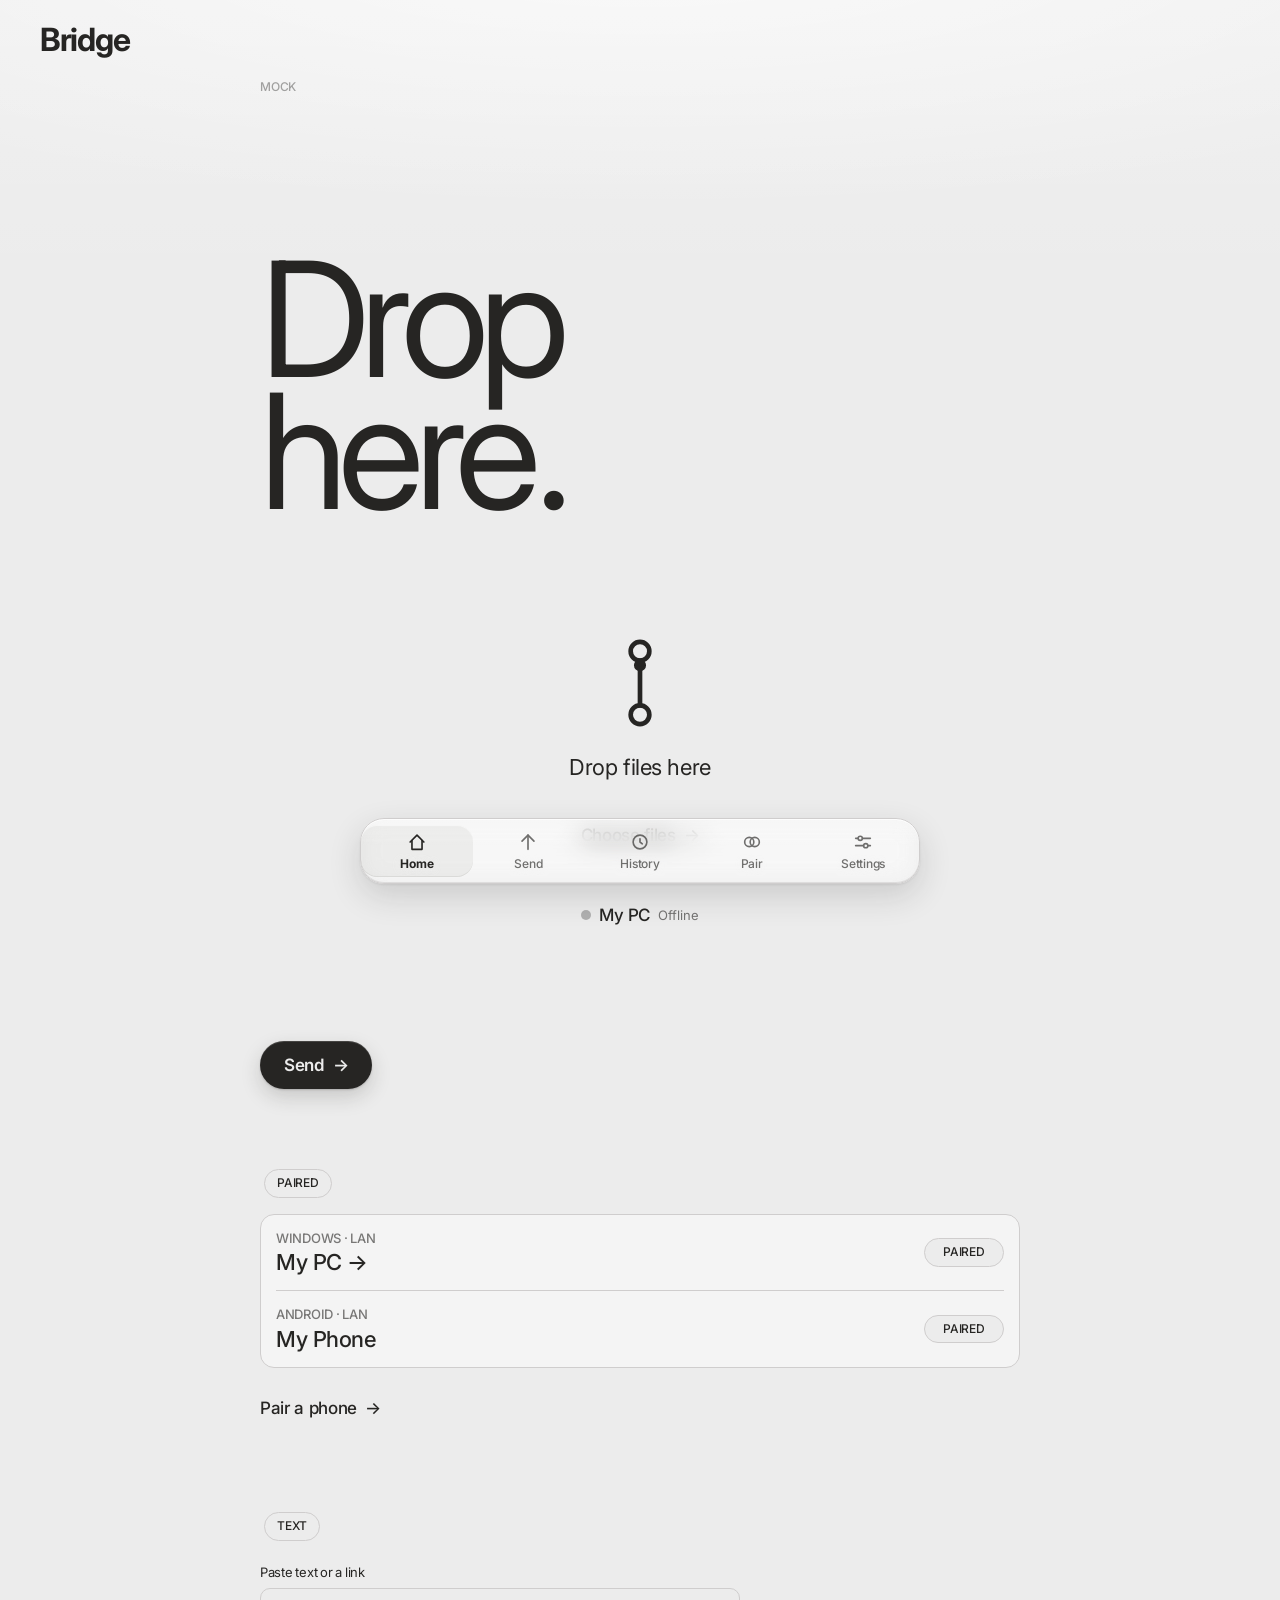
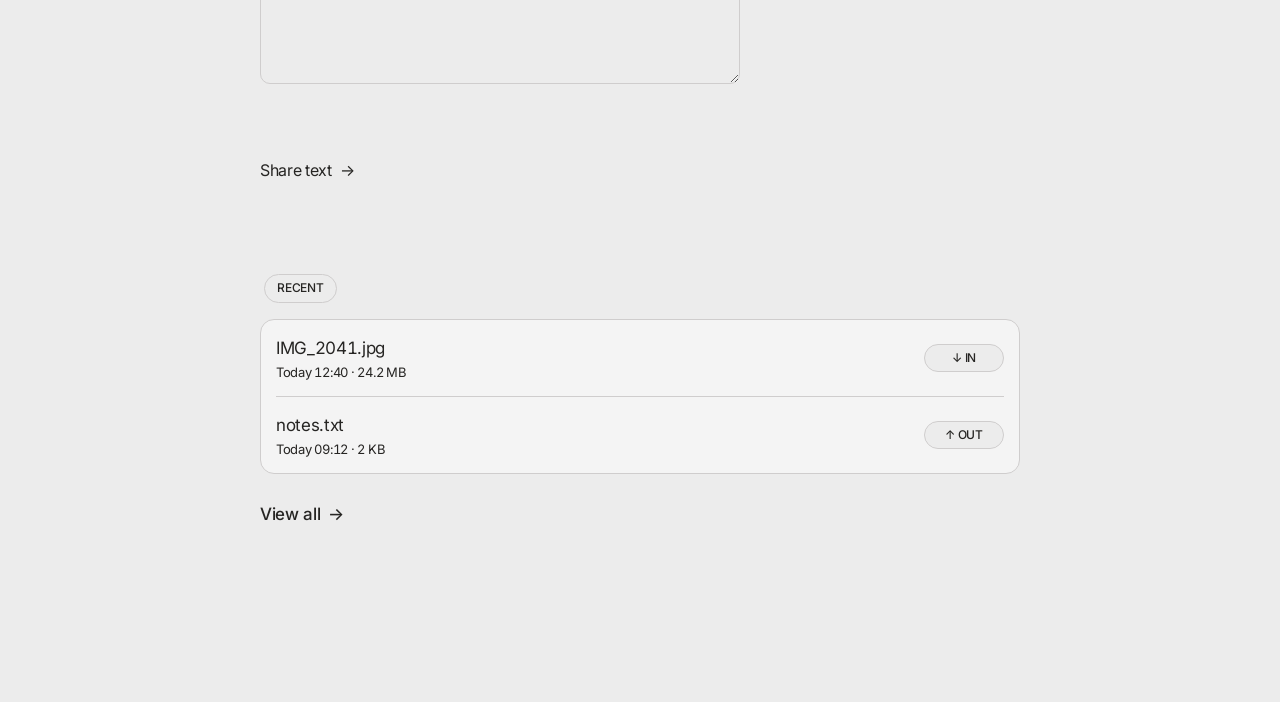
<file: index.html>
<!DOCTYPE html>
<html lang="en">
<head>
  <meta charset="UTF-8" />
  <meta name="viewport" content="width=device-width, initial-scale=1.0, viewport-fit=cover" />
  <meta name="theme-color" content="#ececec" />
  <meta name="mobile-web-app-capable" content="yes" />
  <meta name="apple-mobile-web-app-capable" content="yes" />
  <meta name="apple-mobile-web-app-status-bar-style" content="default" />
  <link rel="manifest" href="/manifest.webmanifest" />
  <link rel="apple-touch-icon" href="/icons/bridge-192.png" />
  <link rel="icon" href="data:image/svg+xml,%3Csvg xmlns='http://www.w3.org/2000/svg' viewBox='0 0 100 100'%3E%3Crect width='100' height='100' rx='20' fill='%23ececec'/%3E%3Cg stroke='%23262523' stroke-width='10' stroke-linecap='round'%3E%3Cline x1='50' y1='22' x2='50' y2='78'/%3E%3Cline x1='26' y1='36' x2='74' y2='64'/%3E%3Cline x1='74' y1='36' x2='26' y2='64'/%3E%3C/g%3E%3C/svg%3E" />
  <title>Bridge — Home</title>
  <link rel="preconnect" href="https://fonts.googleapis.com" />
  <link rel="preconnect" href="https://fonts.gstatic.com" crossorigin />
  <link
    href="https://fonts.googleapis.com/css2?family=Inter:wght@400;500;700&display=swap"
    rel="stylesheet"
  />
  <link rel="stylesheet" href="css/tokens.css" />
  <link rel="stylesheet" href="css/home.css" />
  <link rel="stylesheet" href="css/pages.css" />
  <link rel="stylesheet" href="css/apple.css" />
</head>
<body>
  <header class="top">
    <div class="wordmark">Bridge</div>
    <nav class="topnav" aria-label="Primary">
      <a href="/" aria-current="page">Home</a>
      <a href="send.html">Send</a>
      <a href="history.html">History</a>
      <a href="pair.html">Pair</a>
      <a href="settings.html">Settings</a>
    </nav>
  </header>
  <main id="home">
    <p class="eyebrow" id="net-status" aria-live="polite">Checking…</p>
    <h1 class="monument">Drop<br />here.</h1>

    <!-- Transfer field: the spatial hero. IDs kept for js/dropzone.js + js/upload.js. -->
    <section class="field" id="dropzone" aria-label="Transfer field">
      <svg class="bridge-mark" viewBox="0 0 120 120" aria-hidden="true" focusable="false"><g stroke="currentColor" stroke-width="5" stroke-linecap="round" fill="none"><circle cx="60" cy="26" r="10" /><circle cx="60" cy="94" r="10" /><line x1="60" y1="36" x2="60" y2="84" /></g><g class="bridge-pulse" stroke="currentColor" stroke-width="5" stroke-linecap="round" fill="none"><circle cx="60" cy="60" r="4" /></g></svg>
      <span class="dropzone-label" aria-live="polite">Drop files here</span>
      <label class="action-secondary" for="file-input" tabindex="0">Choose files <span aria-hidden="true">→</span></label>
      <input class="file-input" id="file-input" type="file" />
      <a class="dest" id="dest" href="pair.html" data-state="checking" aria-label="Destination device">
        <span class="dest-dot" aria-hidden="true"></span>
        <span class="dest-name" id="dest-name">My PC</span>
        <span class="dest-state" id="dest-state">Checking…</span>
      </a>
    </section>
    <a class="action-primary" href="send.html">Send <span aria-hidden="true">→</span></a>

    <section class="devices-section" aria-label="Devices">
      <span class="pill">Paired</span>
      <ul class="devices" id="devices-list">
        <li class="device is-selected">
          <div class="device-main">
            <span class="device-meta">Windows · LAN</span>
            <span class="device-name">My PC <span aria-hidden="true">→</span></span>
          </div>
          <span class="pill">Paired</span>
        </li>
      </ul>
      <a class="action-secondary" href="pair.html">Pair a phone <span aria-hidden="true">→</span></a>
    </section>

    <section aria-label="Share text">
      <span class="pill">Text</span>
      <form class="snippet-form">
        <label class="field-label" for="snippet-input">Paste text or a link</label>
        <textarea class="field-area" id="snippet-input" rows="1"></textarea>
        <span class="field-error"></span>
        <br />
        <button class="action-secondary" type="submit" style="background:none;border:none;padding:0;cursor:pointer;font:inherit;color:inherit;">Share text <span aria-hidden="true">→</span></button>
      </form>
    </section>

    <section class="recent" id="recent" aria-label="Recent transfers">
      <span class="pill">Recent</span>
      <ul class="recent-list" id="recent-list">
        <li class="recent-row">
          <div class="recent-main">
            <span class="recent-name">IMG_2041.jpg</span>
            <span class="recent-meta">Today 12:40 · 24.2 MB</span>
          </div>
          <span class="pill">In</span>
        </li>
        <li class="recent-row">
          <div class="recent-main">
            <span class="recent-name">notes.txt</span>
            <span class="recent-meta">Today 09:12 · 2 KB</span>
          </div>
          <span class="pill">Out</span>
        </li>
      </ul>
      <a class="action-secondary" href="history.html">View all <span aria-hidden="true">→</span></a>
    </section>
  </main>
  <nav class="tabbar" aria-label="Primary">
    <a href="/" aria-current="page"><svg class="tab-glyph" viewBox="0 0 24 24" aria-hidden="true" focusable="false" fill="none" stroke="currentColor" stroke-width="1.8" stroke-linecap="round" stroke-linejoin="round"><path d="M4.5 12 12 4.5 19.5 12"/><path d="M6.5 10.5V20h11v-9.5"/></svg>Home</a>
    <a href="send.html"><svg class="tab-glyph" viewBox="0 0 24 24" aria-hidden="true" focusable="false" fill="none" stroke="currentColor" stroke-width="1.8" stroke-linecap="round" stroke-linejoin="round"><path d="M12 20V4.5"/><path d="M5.5 11 12 4.5 18.5 11"/></svg>Send</a>
    <a href="history.html"><svg class="tab-glyph" viewBox="0 0 24 24" aria-hidden="true" focusable="false" fill="none" stroke="currentColor" stroke-width="1.8" stroke-linecap="round" stroke-linejoin="round"><circle cx="12" cy="12" r="7.5"/><path d="M12 8.5V12l2.5 2"/></svg>History</a>
    <a href="pair.html"><svg class="tab-glyph" viewBox="0 0 24 24" aria-hidden="true" focusable="false" fill="none" stroke="currentColor" stroke-width="1.8" stroke-linecap="round" stroke-linejoin="round"><circle cx="9" cy="12" r="5"/><circle cx="15" cy="12" r="5"/></svg>Pair</a>
    <a href="settings.html"><svg class="tab-glyph" viewBox="0 0 24 24" aria-hidden="true" focusable="false" fill="none" stroke="currentColor" stroke-width="1.8" stroke-linecap="round" stroke-linejoin="round"><path d="M4 8h2.5M11.5 8H20M4 16h8.5M17.5 16H20"/><circle cx="9" cy="8" r="2.3"/><circle cx="15" cy="16" r="2.3"/></svg>Settings</a>
  </nav>
  <script src="js/api.js"></script>
  <script src="js/mock.js"></script>
  <script src="js/dropzone.js"></script>
  <script src="js/upload.js"></script>
  <script src="js/feed.js"></script>
  <script src="js/pwa.js"></script>
  <script src="js/tabbar.js"></script>
  <script src="js/clarity.js"></script>
</body>
</html>
</file>
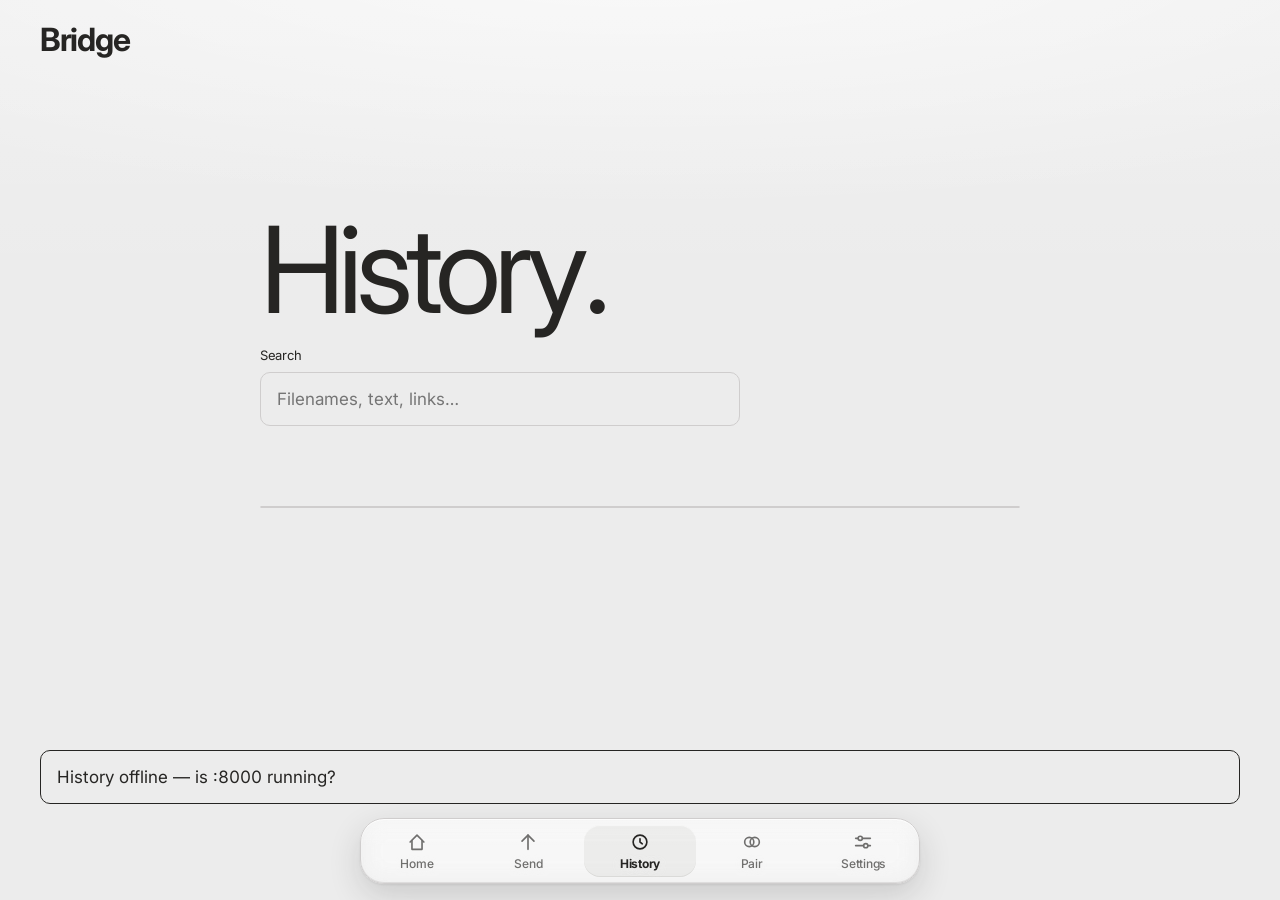
<file: history.html>
<!DOCTYPE html>
<html lang="en">
<head>
  <meta charset="UTF-8" />
  <meta name="viewport" content="width=device-width, initial-scale=1.0, viewport-fit=cover" />
  <meta name="theme-color" content="#ececec" />
  <meta name="mobile-web-app-capable" content="yes" />
  <meta name="apple-mobile-web-app-capable" content="yes" />
  <meta name="apple-mobile-web-app-status-bar-style" content="default" />
  <link rel="manifest" href="/manifest.webmanifest" />
  <link rel="apple-touch-icon" href="/icons/bridge-192.png" />
  <link rel="icon" href="data:image/svg+xml,%3Csvg xmlns='http://www.w3.org/2000/svg' viewBox='0 0 100 100'%3E%3Crect width='100' height='100' rx='20' fill='%23ececec'/%3E%3Cg stroke='%23262523' stroke-width='10' stroke-linecap='round'%3E%3Cline x1='50' y1='22' x2='50' y2='78'/%3E%3Cline x1='26' y1='36' x2='74' y2='64'/%3E%3Cline x1='74' y1='36' x2='26' y2='64'/%3E%3C/g%3E%3C/svg%3E" />
  <title>Bridge — History</title>
  <link rel="preconnect" href="https://fonts.googleapis.com" />
  <link rel="preconnect" href="https://fonts.gstatic.com" crossorigin />
  <link
    href="https://fonts.googleapis.com/css2?family=Inter:wght@400;500;700&display=swap"
    rel="stylesheet"
  />
  <link rel="stylesheet" href="css/tokens.css" />
  <link rel="stylesheet" href="css/home.css" />
  <link rel="stylesheet" href="css/pages.css" />
  <link rel="stylesheet" href="css/apple.css" />
</head>
<body>
  <header class="top">
    <div class="wordmark">Bridge</div>
    <nav class="topnav" aria-label="Primary">
      <a href="/">Home</a>
      <a href="send.html">Send</a>
      <a href="history.html" aria-current="page">History</a>
      <a href="pair.html">Pair</a>
      <a href="settings.html">Settings</a>
    </nav>
  </header>
  <main>
    <h1 class="page-heading">History.</h1>

    <section aria-label="Search history">
      <label class="field-label" for="feed-search">Search</label>
      <input class="field-input" id="feed-search" type="search" autocomplete="off"
             placeholder="Filenames, text, links…" />
    </section>

    <section class="recent" aria-label="All transfers">
      <ul class="recent-list" id="feed-list"></ul>
    </section>
  </main>
  <nav class="tabbar" aria-label="Primary">
    <a href="/"><svg class="tab-glyph" viewBox="0 0 24 24" aria-hidden="true" focusable="false" fill="none" stroke="currentColor" stroke-width="1.8" stroke-linecap="round" stroke-linejoin="round"><path d="M4.5 12 12 4.5 19.5 12"/><path d="M6.5 10.5V20h11v-9.5"/></svg>Home</a>
    <a href="send.html"><svg class="tab-glyph" viewBox="0 0 24 24" aria-hidden="true" focusable="false" fill="none" stroke="currentColor" stroke-width="1.8" stroke-linecap="round" stroke-linejoin="round"><path d="M12 20V4.5"/><path d="M5.5 11 12 4.5 18.5 11"/></svg>Send</a>
    <a href="history.html" aria-current="page"><svg class="tab-glyph" viewBox="0 0 24 24" aria-hidden="true" focusable="false" fill="none" stroke="currentColor" stroke-width="1.8" stroke-linecap="round" stroke-linejoin="round"><circle cx="12" cy="12" r="7.5"/><path d="M12 8.5V12l2.5 2"/></svg>History</a>
    <a href="pair.html"><svg class="tab-glyph" viewBox="0 0 24 24" aria-hidden="true" focusable="false" fill="none" stroke="currentColor" stroke-width="1.8" stroke-linecap="round" stroke-linejoin="round"><circle cx="9" cy="12" r="5"/><circle cx="15" cy="12" r="5"/></svg>Pair</a>
    <a href="settings.html"><svg class="tab-glyph" viewBox="0 0 24 24" aria-hidden="true" focusable="false" fill="none" stroke="currentColor" stroke-width="1.8" stroke-linecap="round" stroke-linejoin="round"><path d="M4 8h2.5M11.5 8H20M4 16h8.5M17.5 16H20"/><circle cx="9" cy="8" r="2.3"/><circle cx="15" cy="16" r="2.3"/></svg>Settings</a>
  </nav>
  <script src="js/api.js"></script>
  <script src="js/feed.js"></script>
  <script src="js/pwa.js"></script>
  <script src="js/tabbar.js"></script>
  <script src="js/clarity.js"></script>
</body>
</html>
</file>
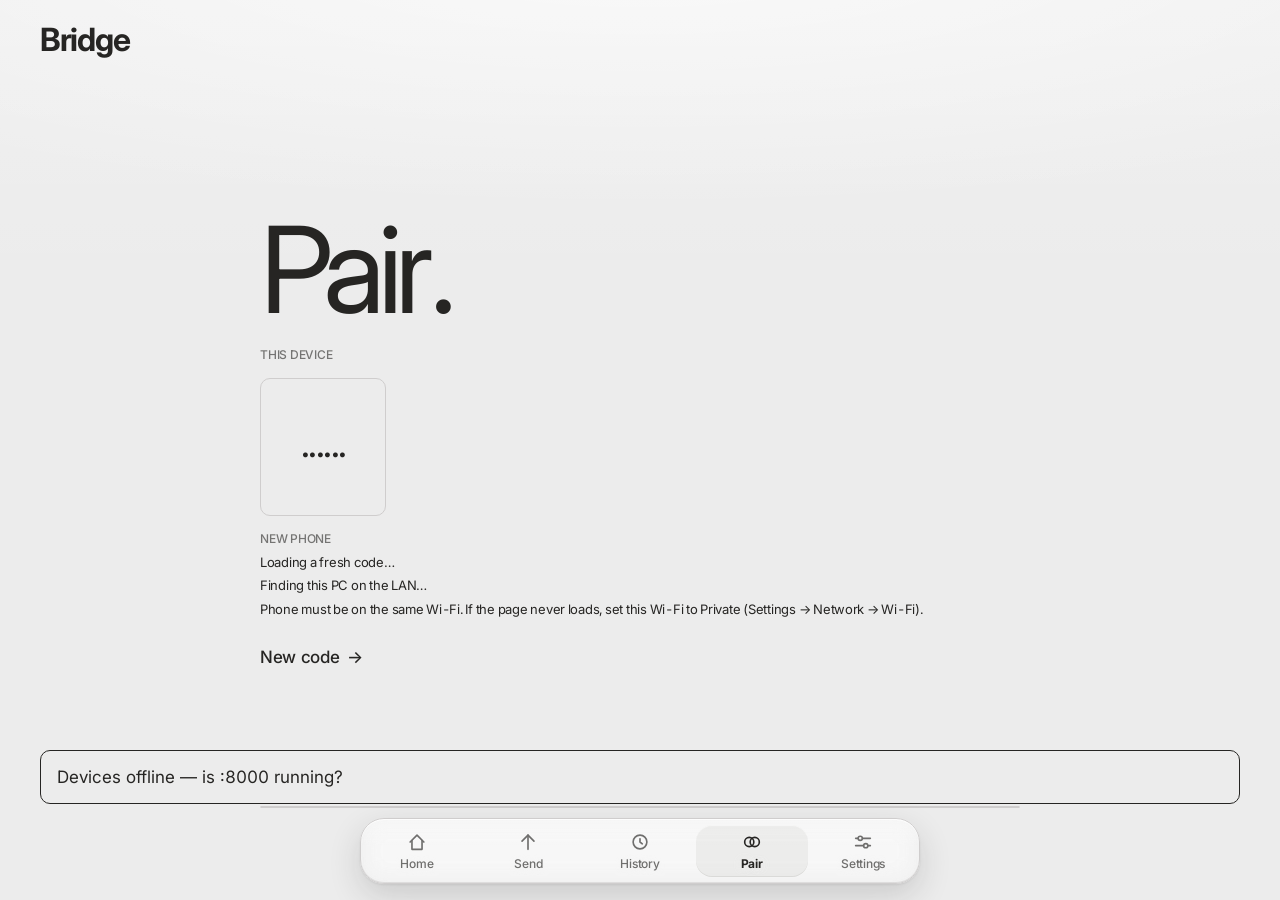
<file: pair.html>
<!DOCTYPE html>
<html lang="en">
<head>
  <meta charset="UTF-8" />
  <meta name="viewport" content="width=device-width, initial-scale=1.0, viewport-fit=cover" />
  <meta name="theme-color" content="#ececec" />
  <meta name="mobile-web-app-capable" content="yes" />
  <meta name="apple-mobile-web-app-capable" content="yes" />
  <meta name="apple-mobile-web-app-status-bar-style" content="default" />
  <link rel="manifest" href="/manifest.webmanifest" />
  <link rel="apple-touch-icon" href="/icons/bridge-192.png" />
  <link rel="icon" href="data:image/svg+xml,%3Csvg xmlns='http://www.w3.org/2000/svg' viewBox='0 0 100 100'%3E%3Crect width='100' height='100' rx='20' fill='%23ececec'/%3E%3Cg stroke='%23262523' stroke-width='10' stroke-linecap='round'%3E%3Cline x1='50' y1='22' x2='50' y2='78'/%3E%3Cline x1='26' y1='36' x2='74' y2='64'/%3E%3Cline x1='74' y1='36' x2='26' y2='64'/%3E%3C/g%3E%3C/svg%3E" />
  <title>Bridge — Pair</title>
  <link rel="preconnect" href="https://fonts.googleapis.com" />
  <link rel="preconnect" href="https://fonts.gstatic.com" crossorigin />
  <link
    href="https://fonts.googleapis.com/css2?family=Inter:wght@400;500;700&display=swap"
    rel="stylesheet"
  />
  <link rel="stylesheet" href="css/tokens.css" />
  <link rel="stylesheet" href="css/home.css" />
  <link rel="stylesheet" href="css/pages.css" />
  <link rel="stylesheet" href="css/apple.css" />
</head>
<body>
  <header class="top">
    <div class="wordmark">Bridge</div>
    <nav class="topnav" aria-label="Primary">
      <a href="/">Home</a>
      <a href="send.html">Send</a>
      <a href="history.html">History</a>
      <a href="pair.html" aria-current="page">Pair</a>
      <a href="settings.html">Settings</a>
    </nav>
  </header>
  <main>
    <h1 class="page-heading">Pair.</h1>

    <section id="show-block" aria-label="Pair a new phone">
      <p class="flow-end">This device</p>
      <div class="pair-block">
        <img class="pair-qr" id="pair-qr" alt="QR code to pair a phone" style="display:none" />
        <div class="pair-code" id="pair-code">······</div>
      </div>
      <p class="flow-end">New phone</p>
      <p class="recent-meta" id="pair-hint">Loading a fresh code…</p>
      <p class="recent-meta" id="lan-url">Finding this PC on the LAN…</p>
      <p class="recent-meta">Phone must be on the same Wi-Fi. If the page never loads,
        set this Wi-Fi to Private (Settings → Network → Wi-Fi).</p>
      <a class="action-secondary" href="#" id="new-code">New code <span aria-hidden="true">→</span></a>
    </section>

    <section id="claim-block" style="display:none" aria-label="Claim this pairing">
      <p class="recent-meta">Pairing code</p>
      <div class="pair-code" id="claim-code"></div>
      <label class="field-label" for="pair-name">This phone is called</label>
      <input class="field-input" id="pair-name" type="text" maxlength="60"
             autocomplete="off" placeholder="My phone" />
      <span class="field-error" id="pair-error"></span>
      <br />
      <a class="action-primary" href="#" id="claim-go">Pair this phone <span aria-hidden="true">→</span></a>
    </section>

    <section id="paired-block" style="display:none" aria-label="Paired">
      <p class="recent-meta">Paired. Confirm this short code matches the PC screen:</p>
      <div class="pair-code" id="pair-fingerprint"></div>
      <br />
      <a class="action-primary" href="#" id="paired-home">Start sending <span aria-hidden="true">→</span></a>
    </section>

    <section aria-label="Trusted devices">
      <span class="pill">Trusted</span>
      <ul class="devices" id="devices-list"></ul>
    </section>
  </main>
  <nav class="tabbar" aria-label="Primary">
    <a href="/"><svg class="tab-glyph" viewBox="0 0 24 24" aria-hidden="true" focusable="false" fill="none" stroke="currentColor" stroke-width="1.8" stroke-linecap="round" stroke-linejoin="round"><path d="M4.5 12 12 4.5 19.5 12"/><path d="M6.5 10.5V20h11v-9.5"/></svg>Home</a>
    <a href="send.html"><svg class="tab-glyph" viewBox="0 0 24 24" aria-hidden="true" focusable="false" fill="none" stroke="currentColor" stroke-width="1.8" stroke-linecap="round" stroke-linejoin="round"><path d="M12 20V4.5"/><path d="M5.5 11 12 4.5 18.5 11"/></svg>Send</a>
    <a href="history.html"><svg class="tab-glyph" viewBox="0 0 24 24" aria-hidden="true" focusable="false" fill="none" stroke="currentColor" stroke-width="1.8" stroke-linecap="round" stroke-linejoin="round"><circle cx="12" cy="12" r="7.5"/><path d="M12 8.5V12l2.5 2"/></svg>History</a>
    <a href="pair.html" aria-current="page"><svg class="tab-glyph" viewBox="0 0 24 24" aria-hidden="true" focusable="false" fill="none" stroke="currentColor" stroke-width="1.8" stroke-linecap="round" stroke-linejoin="round"><circle cx="9" cy="12" r="5"/><circle cx="15" cy="12" r="5"/></svg>Pair</a>
    <a href="settings.html"><svg class="tab-glyph" viewBox="0 0 24 24" aria-hidden="true" focusable="false" fill="none" stroke="currentColor" stroke-width="1.8" stroke-linecap="round" stroke-linejoin="round"><path d="M4 8h2.5M11.5 8H20M4 16h8.5M17.5 16H20"/><circle cx="9" cy="8" r="2.3"/><circle cx="15" cy="16" r="2.3"/></svg>Settings</a>
  </nav>
  <script src="js/api.js"></script>
  <script src="js/pair-page.js"></script>
  <script src="js/pwa.js"></script>
  <script src="js/tabbar.js"></script>
  <script src="js/clarity.js"></script>
</body>
</html>
</file>
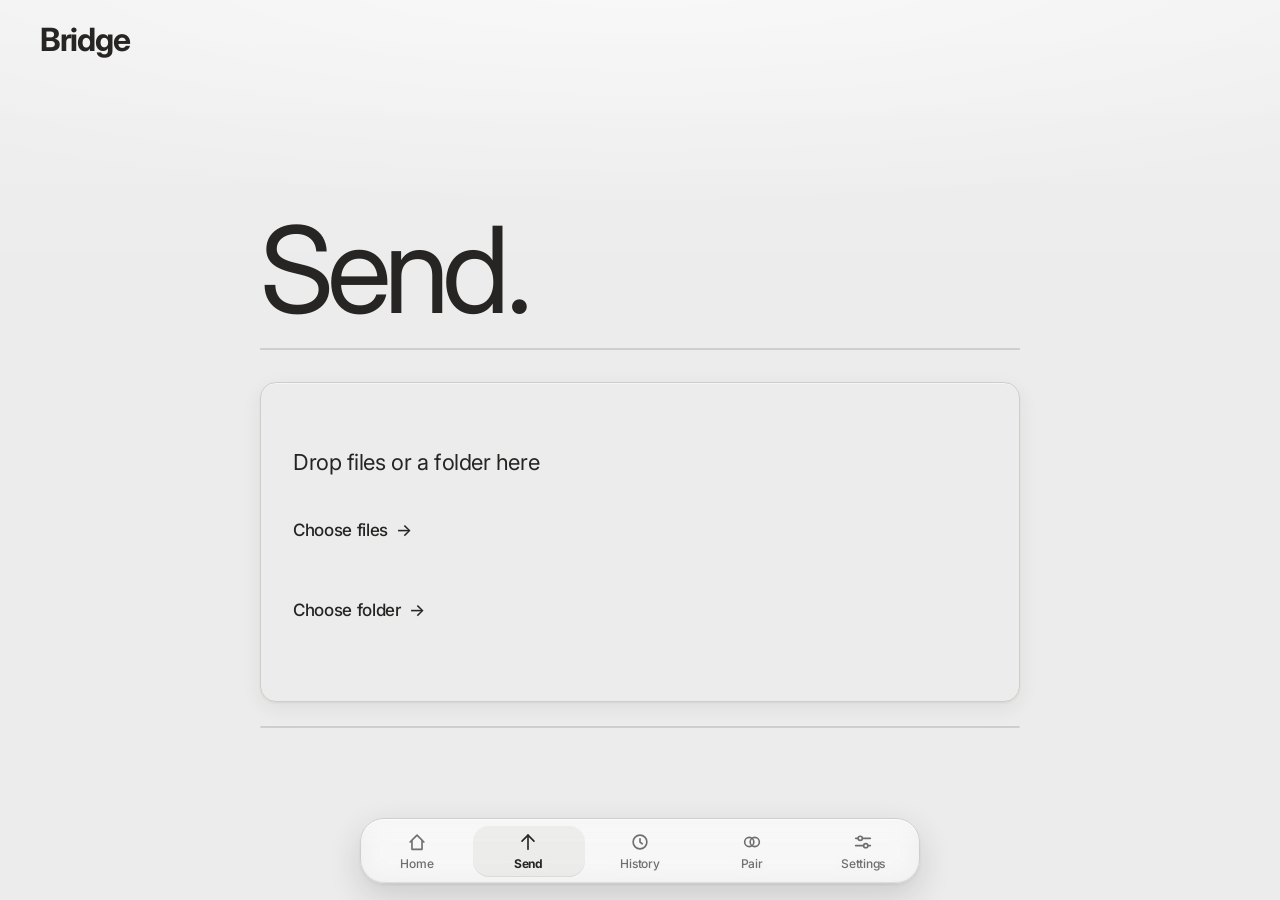
<file: send.html>
<!DOCTYPE html>
<html lang="en">
<head>
  <meta charset="UTF-8" />
  <meta name="viewport" content="width=device-width, initial-scale=1.0, viewport-fit=cover" />
  <meta name="theme-color" content="#ececec" />
  <meta name="mobile-web-app-capable" content="yes" />
  <meta name="apple-mobile-web-app-capable" content="yes" />
  <meta name="apple-mobile-web-app-status-bar-style" content="default" />
  <link rel="manifest" href="/manifest.webmanifest" />
  <link rel="apple-touch-icon" href="/icons/bridge-192.png" />
  <link rel="icon" href="data:image/svg+xml,%3Csvg xmlns='http://www.w3.org/2000/svg' viewBox='0 0 100 100'%3E%3Crect width='100' height='100' rx='20' fill='%23ececec'/%3E%3Cg stroke='%23262523' stroke-width='10' stroke-linecap='round'%3E%3Cline x1='50' y1='22' x2='50' y2='78'/%3E%3Cline x1='26' y1='36' x2='74' y2='64'/%3E%3Cline x1='74' y1='36' x2='26' y2='64'/%3E%3C/g%3E%3C/svg%3E" />
  <title>Bridge — Send</title>
  <link rel="preconnect" href="https://fonts.googleapis.com" />
  <link rel="preconnect" href="https://fonts.gstatic.com" crossorigin />
  <link
    href="https://fonts.googleapis.com/css2?family=Inter:wght@400;500;700&display=swap"
    rel="stylesheet"
  />
  <link rel="stylesheet" href="css/tokens.css" />
  <link rel="stylesheet" href="css/home.css" />
  <link rel="stylesheet" href="css/pages.css" />
  <link rel="stylesheet" href="css/apple.css" />
</head>
<body>
  <header class="top">
    <div class="wordmark">Bridge</div>
    <nav class="topnav" aria-label="Primary">
      <a href="/">Home</a>
      <a href="send.html" aria-current="page">Send</a>
      <a href="history.html">History</a>
      <a href="pair.html">Pair</a>
      <a href="settings.html">Settings</a>
    </nav>
  </header>
  <main>
    <h1 class="page-heading">Send.</h1>

    <section class="transfer" aria-label="Batch progress" aria-live="polite">
      <span class="transfer-pct" id="batch-pct"></span>
      <div class="transfer-line"><div class="transfer-fill" id="batch-fill"></div></div>
    </section>

    <section class="dropzone" id="batch-drop" aria-label="Drop files or folders">
      <span class="dropzone-label">Drop files or a folder here</span>
      <label class="action-secondary" for="batch-input" tabindex="0">Choose files <span aria-hidden="true">→</span></label>
      <input class="file-input" id="batch-input" type="file" multiple />
      <label class="action-secondary" for="folder-input" tabindex="0">Choose folder <span aria-hidden="true">→</span></label>
      <input class="file-input" id="folder-input" type="file" webkitdirectory />
    </section>

    <ul class="batch-list" id="batch-list"></ul>
  </main>
  <nav class="tabbar" aria-label="Primary">
    <a href="/"><svg class="tab-glyph" viewBox="0 0 24 24" aria-hidden="true" focusable="false" fill="none" stroke="currentColor" stroke-width="1.8" stroke-linecap="round" stroke-linejoin="round"><path d="M4.5 12 12 4.5 19.5 12"/><path d="M6.5 10.5V20h11v-9.5"/></svg>Home</a>
    <a href="send.html" aria-current="page"><svg class="tab-glyph" viewBox="0 0 24 24" aria-hidden="true" focusable="false" fill="none" stroke="currentColor" stroke-width="1.8" stroke-linecap="round" stroke-linejoin="round"><path d="M12 20V4.5"/><path d="M5.5 11 12 4.5 18.5 11"/></svg>Send</a>
    <a href="history.html"><svg class="tab-glyph" viewBox="0 0 24 24" aria-hidden="true" focusable="false" fill="none" stroke="currentColor" stroke-width="1.8" stroke-linecap="round" stroke-linejoin="round"><circle cx="12" cy="12" r="7.5"/><path d="M12 8.5V12l2.5 2"/></svg>History</a>
    <a href="pair.html"><svg class="tab-glyph" viewBox="0 0 24 24" aria-hidden="true" focusable="false" fill="none" stroke="currentColor" stroke-width="1.8" stroke-linecap="round" stroke-linejoin="round"><circle cx="9" cy="12" r="5"/><circle cx="15" cy="12" r="5"/></svg>Pair</a>
    <a href="settings.html"><svg class="tab-glyph" viewBox="0 0 24 24" aria-hidden="true" focusable="false" fill="none" stroke="currentColor" stroke-width="1.8" stroke-linecap="round" stroke-linejoin="round"><path d="M4 8h2.5M11.5 8H20M4 16h8.5M17.5 16H20"/><circle cx="9" cy="8" r="2.3"/><circle cx="15" cy="16" r="2.3"/></svg>Settings</a>
  </nav>
  <script src="js/api.js"></script>
  <script src="js/batch.js"></script>
  <script src="js/pwa.js"></script>
  <script src="js/tabbar.js"></script>
  <script src="js/clarity.js"></script>
</body>
</html>
</file>
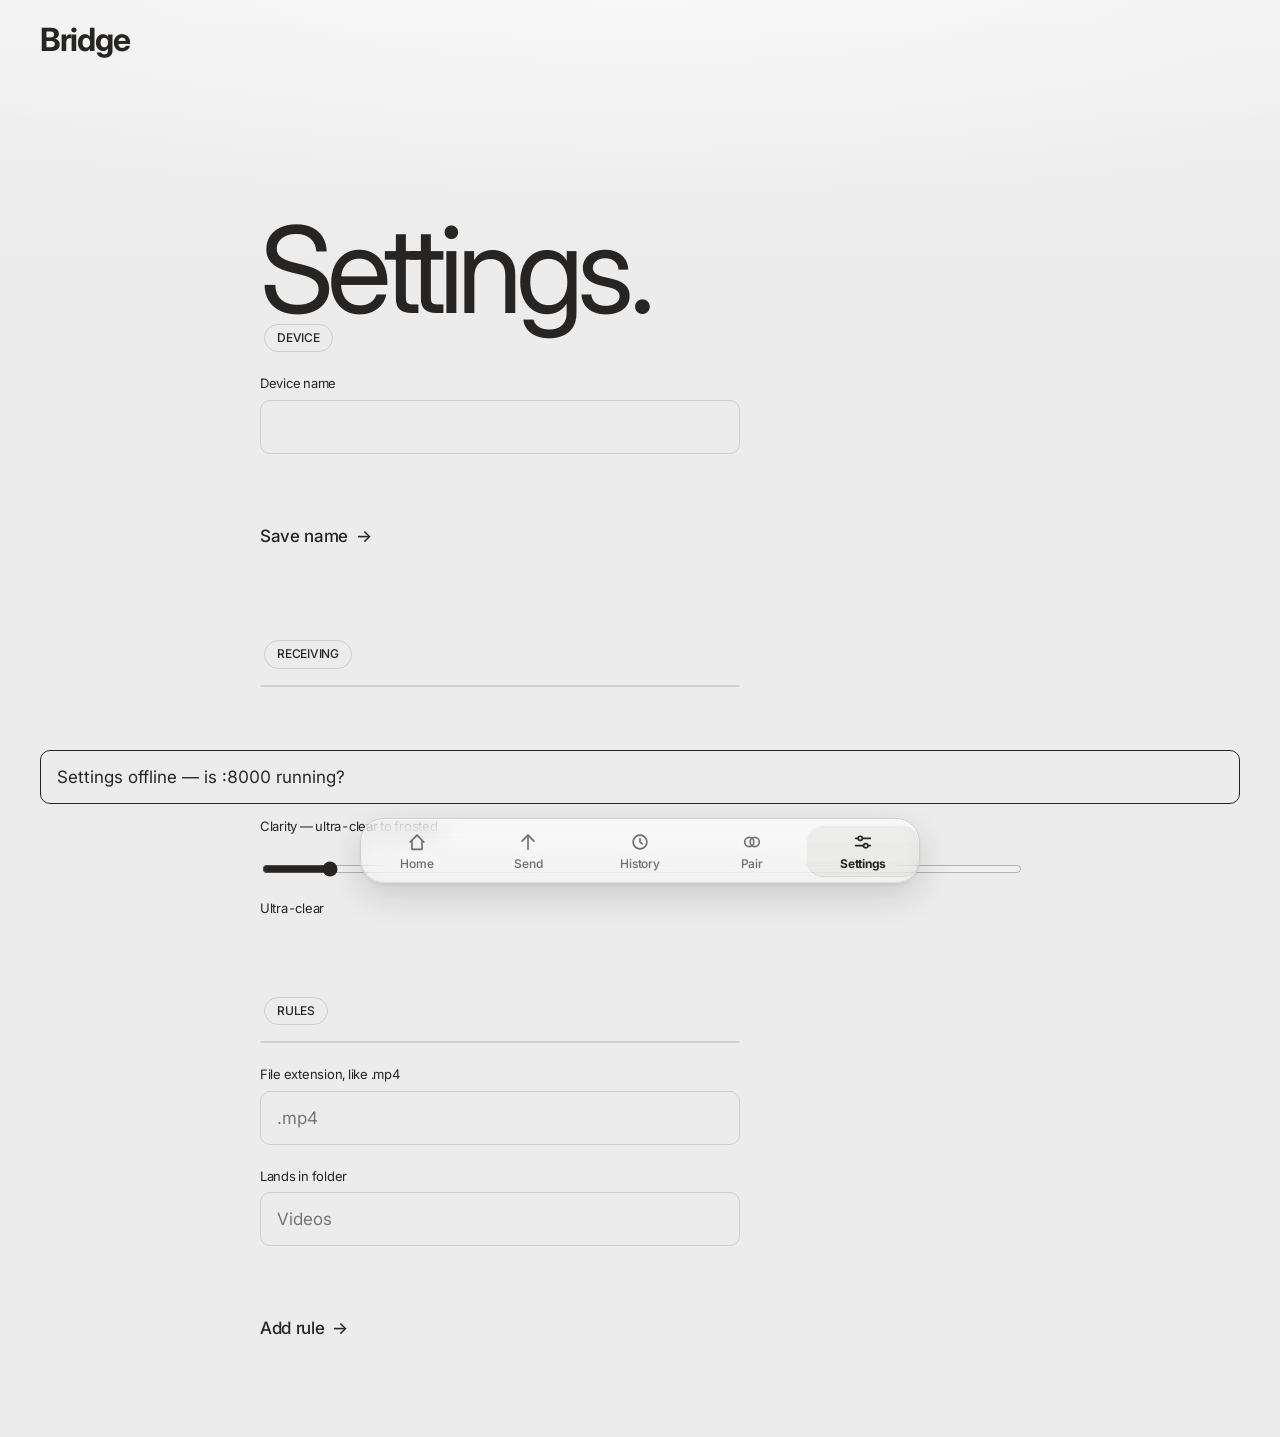
<file: settings.html>
<!DOCTYPE html>
<html lang="en">
<head>
  <meta charset="UTF-8" />
  <meta name="viewport" content="width=device-width, initial-scale=1.0, viewport-fit=cover" />
  <meta name="theme-color" content="#ececec" />
  <meta name="mobile-web-app-capable" content="yes" />
  <meta name="apple-mobile-web-app-capable" content="yes" />
  <meta name="apple-mobile-web-app-status-bar-style" content="default" />
  <link rel="manifest" href="/manifest.webmanifest" />
  <link rel="apple-touch-icon" href="/icons/bridge-192.png" />
  <link rel="icon" href="data:image/svg+xml,%3Csvg xmlns='http://www.w3.org/2000/svg' viewBox='0 0 100 100'%3E%3Crect width='100' height='100' rx='20' fill='%23ececec'/%3E%3Cg stroke='%23262523' stroke-width='10' stroke-linecap='round'%3E%3Cline x1='50' y1='22' x2='50' y2='78'/%3E%3Cline x1='26' y1='36' x2='74' y2='64'/%3E%3Cline x1='74' y1='36' x2='26' y2='64'/%3E%3C/g%3E%3C/svg%3E" />
  <title>Bridge — Settings</title>
  <link rel="preconnect" href="https://fonts.googleapis.com" />
  <link rel="preconnect" href="https://fonts.gstatic.com" crossorigin />
  <link
    href="https://fonts.googleapis.com/css2?family=Inter:wght@400;500;700&display=swap"
    rel="stylesheet"
  />
  <link rel="stylesheet" href="css/tokens.css" />
  <link rel="stylesheet" href="css/home.css" />
  <link rel="stylesheet" href="css/pages.css" />
  <link rel="stylesheet" href="css/apple.css" />
</head>
<body>
  <header class="top">
    <div class="wordmark">Bridge</div>
    <nav class="topnav" aria-label="Primary">
      <a href="/">Home</a>
      <a href="send.html">Send</a>
      <a href="history.html">History</a>
      <a href="pair.html">Pair</a>
      <a href="settings.html" aria-current="page">Settings</a>
    </nav>
  </header>
  <main>
    <h1 class="page-heading">Settings.</h1>

    <section aria-label="This device">
      <span class="pill">Device</span>
      <label class="field-label" for="set-name">Device name</label>
      <input class="field-input" id="set-name" type="text" maxlength="60" autocomplete="off" />
      <span class="field-error" id="name-error"></span>
      <br />
      <a class="action-secondary" href="#" id="name-save">Save name <span aria-hidden="true">→</span></a>
    </section>

    <section aria-label="Receiving">
      <span class="pill">Receiving</span>
      <ul class="settings-list" id="toggle-list"></ul>
      <p class="recent-meta" id="save-root"></p>
    </section>

    <section aria-label="Glass clarity">
      <span class="pill">Glass</span>
      <label class="field-label" for="clarity">Clarity — ultra-clear to frosted</label>
      <input class="clarity-range" id="clarity" type="range" min="0" max="100" step="1" value="8" />
      <span class="recent-meta" id="clarity-value">Ultra-clear</span>
    </section>

    <section aria-label="Save rules">
      <span class="pill">Rules</span>
      <ul class="settings-list" id="rules-list"></ul>
      <label class="field-label" for="rule-ext">File extension, like .mp4</label>
      <input class="field-input" id="rule-ext" type="text" maxlength="12" autocomplete="off" placeholder=".mp4" />
      <label class="field-label" for="rule-dir">Lands in folder</label>
      <input class="field-input" id="rule-dir" type="text" maxlength="60" autocomplete="off" placeholder="Videos" />
      <span class="field-error" id="rule-error"></span>
      <br />
      <a class="action-secondary" href="#" id="rule-add">Add rule <span aria-hidden="true">→</span></a>
    </section>
  </main>
  <nav class="tabbar" aria-label="Primary">
    <a href="/"><svg class="tab-glyph" viewBox="0 0 24 24" aria-hidden="true" focusable="false" fill="none" stroke="currentColor" stroke-width="1.8" stroke-linecap="round" stroke-linejoin="round"><path d="M4.5 12 12 4.5 19.5 12"/><path d="M6.5 10.5V20h11v-9.5"/></svg>Home</a>
    <a href="send.html"><svg class="tab-glyph" viewBox="0 0 24 24" aria-hidden="true" focusable="false" fill="none" stroke="currentColor" stroke-width="1.8" stroke-linecap="round" stroke-linejoin="round"><path d="M12 20V4.5"/><path d="M5.5 11 12 4.5 18.5 11"/></svg>Send</a>
    <a href="history.html"><svg class="tab-glyph" viewBox="0 0 24 24" aria-hidden="true" focusable="false" fill="none" stroke="currentColor" stroke-width="1.8" stroke-linecap="round" stroke-linejoin="round"><circle cx="12" cy="12" r="7.5"/><path d="M12 8.5V12l2.5 2"/></svg>History</a>
    <a href="pair.html"><svg class="tab-glyph" viewBox="0 0 24 24" aria-hidden="true" focusable="false" fill="none" stroke="currentColor" stroke-width="1.8" stroke-linecap="round" stroke-linejoin="round"><circle cx="9" cy="12" r="5"/><circle cx="15" cy="12" r="5"/></svg>Pair</a>
    <a href="settings.html" aria-current="page"><svg class="tab-glyph" viewBox="0 0 24 24" aria-hidden="true" focusable="false" fill="none" stroke="currentColor" stroke-width="1.8" stroke-linecap="round" stroke-linejoin="round"><path d="M4 8h2.5M11.5 8H20M4 16h8.5M17.5 16H20"/><circle cx="9" cy="8" r="2.3"/><circle cx="15" cy="16" r="2.3"/></svg>Settings</a>
  </nav>
  <script src="js/api.js"></script>
  <script src="js/settings-page.js"></script>
  <script src="js/pwa.js"></script>
  <script src="js/tabbar.js"></script>
  <script src="js/clarity.js"></script>
</body>
</html>
</file>
<file: css/tokens.css>
/* Bridge design tokens — verbatim from design.md §12 (web mode + M0 prototype) */

:root {
  /* Color */
  --color-ink: #262523;
  --color-canvas: #ececec;
  --color-ash: #cfcdcd;
  --color-black: #000000;

  /* Fonts */
  --font-primary: 'Inter', 'Manrope', ui-sans-serif, system-ui, -apple-system, 'Segoe UI', Roboto, sans-serif;
  --weight-regular: 400;
  --weight-medium: 500;
  --weight-bold: 700;

  /* Type */
  --text-monument: clamp(72px, 22vw, 160px);
  --leading-monument: 0.82;
  --tracking-monument: -0.06em;

  --text-heading: clamp(48px, 11vw, 120px);
  --leading-heading: 0.9;
  --tracking-heading: -0.06em;

  --text-heading-sm: 40px;
  --leading-heading-sm: 1;
  --tracking-heading-sm: -0.04em;

  --text-subheading: 32px;
  --leading-subheading: 0.9;
  --tracking-subheading: -0.04em;

  --text-body: 15px;
  --leading-body: 2;      /* prose */
  --leading-ui: 1.4;      /* dense rows */
  --tracking-body: -0.02em;

  --text-label: 12px;
  --text-caption: 12px;
  --leading-small: 1.2;

  /* Spacing */
  --space-1: 8px;
  --space-2: 16px;
  --space-3: 24px;
  --space-5: 40px;
  --space-6: 48px;
  --space-10: 80px;
  --space-20: 160px;
  --edge: 20px;
  --section-gap: 48px;
  --above-monument: 96px;
  --surface-pad: 24px;
  --hit-min: 48px;

  /* Shape */
  --radius-surface: 10px;
  --radius-pill: 70px;
  --hairline: 1px solid var(--color-ash);

  /* Elevation (amendment: restrained warm shadows on nested surfaces only.
     Canvas, pills, rows stay flat. Monochrome ink, never colored glow.) */
  --shadow-1: 0 1px 2px rgb(38 37 35 / 0.07), 0 6px 20px rgb(38 37 35 / 0.07);
  --shadow-2: 0 2px 6px rgb(38 37 35 / 0.1), 0 16px 40px rgb(38 37 35 / 0.14);
  --shadow-thumb: 0 1px 3px rgb(38 37 35 / 0.16);

  /* Motion */
  --duration: 200ms;
  --ease: ease-out;
  --opacity-pressed: 0.6;
  --opacity-disabled: 0.35;

  /* Redesign system (additive — adopted per-component in later slices).
   * HIG type ramp, SF-first stack, coherent radii + spacing + layers. */
  --font-system: -apple-system, BlinkMacSystemFont, 'SF Pro Text', 'Inter', system-ui, sans-serif;
  --type-display: clamp(56px, 16vw, 148px);
  --type-ltitle: 34px;
  --type-t1: 28px;
  --type-t2: 22px;
  --type-t3: 20px;
  --type-head: 17px;
  --type-body: 17px;
  --type-sub: 15px;
  --type-foot: 13px;
  --type-cap: 12px;
  --lead-tight: 1.1;
  --lead-body: 1.45;
  --w-reg: 400;
  --w-med: 500;
  --w-semi: 600;
  --w-bold: 700;
  --space-half: 4px;
  --space-4: 32px;
  --r-sm: 8px;
  --r-md: 12px;
  --r-lg: 16px;
  --r-xl: 24px;
  --z-content: 1;
  --z-func: 50;
  --z-sheet: 70;
  --motion-slow: 350ms;
}

@media (min-width: 720px) {
  :root {
    --edge: 40px;
    --section-gap: 80px;
    --above-monument: 160px;
    --surface-pad: 40px;
  }
}

/* HIG compact width: 16 pt screen-edge margin on phone. Desktop keeps 40 px. */
@media (max-width: 719px) {
  :root {
    --edge: 16px;
  }
}

body {
  background: var(--color-canvas);
  color: var(--color-ink);
  font-family: var(--font-primary);
  font-variant-numeric: tabular-nums;
  text-align: left;
}
</file>
<file: css/home.css>
/* Home base — canvas + edge rhythm only. Components land in feat/home-chrome. */

*,
*::before,
*::after {
  box-sizing: border-box;
}

html,
body {
  margin: 0;
  padding: 0;
}

/* Meta lines sit inside iOS inset groups — no UA margins, rhythm from tokens. */
p.recent-meta {
  margin: 0;
  margin-top: var(--space-1);
}

/* Anchor jumps glide; reduced-motion users get instant jumps (design §7) */
html {
  scroll-behavior: smooth;
  /* HIG text-size readiness: never block user scaling; single-column reflows. */
  -webkit-text-size-adjust: 100%;
  text-size-adjust: 100%;
}

@media (prefers-reduced-motion: reduce) {
  html {
    scroll-behavior: auto;
  }
}

/* Atmosphere: one still light field behind everything. Overhead light,
 * no color, no blobs — fixed so long pages keep the same sky. */
body {
  min-height: 100vh;
  padding-left: max(var(--edge), env(safe-area-inset-left));
  padding-right: max(var(--edge), env(safe-area-inset-right));
  padding-bottom: env(safe-area-inset-bottom);
  -webkit-tap-highlight-color: transparent;
  touch-action: manipulation;
  background:
    radial-gradient(120% 42% at 50% -6%, rgba(255, 255, 255, 0.65), rgba(255, 255, 255, 0) 70%) fixed,
    linear-gradient(180deg, rgba(255, 255, 255, 0.22), rgba(255, 255, 255, 0) 32%) fixed,
    var(--color-canvas);
}

@media (prefers-reduced-transparency: reduce) {
  body {
    background: var(--color-canvas);
  }
}

/* Wordmark — design.md §6: Basis/Inter 700, 32px, ink, top-left at edge padding */
.wordmark {
  font-size: 32px;
  line-height: 1;
  letter-spacing: -0.04em;
  font-weight: var(--weight-bold);
  color: var(--color-ink);
  padding-top: calc(var(--space-3) + env(safe-area-inset-top));
}

.top {
  display: flex;
  align-items: baseline;
  justify-content: space-between;
  flex-wrap: wrap;
  row-gap: var(--space-1);
  gap: var(--space-3);
}

/* Top navigation — design.md §6: text links, label style, 40px gap, no chrome */
.topnav {
  display: flex;
  gap: 40px;
}

.topnav a {
  font-size: var(--text-label);
  font-weight: var(--weight-medium);
  text-transform: uppercase;
  letter-spacing: -0.02em;
  line-height: var(--leading-small);
  color: var(--color-ink);
  opacity: 0.6;
  text-decoration: none;
  min-height: var(--hit-min);
  min-width: var(--hit-min);
  display: inline-flex;
  align-items: center;
  transition: opacity var(--duration) var(--ease);
}

.topnav a[aria-current="page"] {
  opacity: 1;
}

.topnav a:active {
  opacity: var(--opacity-pressed);
}

@media (hover: hover) {
  .topnav a:hover {
    opacity: var(--opacity-pressed);
  }
}

/* Narrow phones: tighter nav rhythm, links may wrap instead of crushing */
@media (max-width: 480px) {
  .topnav {
    gap: 24px;
    flex-wrap: wrap;
    row-gap: var(--space-1);
  }

  .topnav a {
    min-width: 0;
  }
}

/* Compact mobile density — phone-first (design §11: phone is source of truth).
 * Page scrolls naturally; nothing locked or clipped. Tokens file untouched;
 * overrides below only. Desktop (≥720px) unchanged. */
@media (max-width: 719px) {
  :root {
    --above-monument: 32px;
    --section-gap: 24px;
    --surface-pad: 16px;
  }

  .monument {
    font-size: clamp(56px, 17vw, 88px);
  }

  .action-primary {
    font-size: 28px;
    margin-top: var(--space-2);
  }

  .dropzone {
    min-height: 120px;
    margin-top: var(--space-2);
  }

  .device {
    min-height: 64px;
    padding: 12px 0;
  }

  .device-name {
    font-size: var(--type-t3);
  }

  .recent-row {
    padding: 12px 0;
  }

  /* One-line composer until focus — compact Home, grows like iOS. */
  .snippet-form .field-area {
    min-height: 48px;
  }

  .snippet-form .field-area:focus {
    min-height: 96px;
  }

  .recent-empty-title {
    font-size: var(--type-t3);
  }

  .topnav {
    gap: 20px;
  }
}

/* Large desktop: content settles into a reading column; the wordmark
 * stays full-width left (editorial asymmetry). Tablet keeps the
 * single-column utility density deliberately — no in-between layout. */
@media (min-width: 1200px) {
  main {
    max-width: 760px;
    margin-left: auto;
    margin-right: auto;
  }
}

/* Monument — design.md §6/§8: one oversized element, left-bleeding, stacked */
.monument {
  font-size: var(--text-monument);
  line-height: var(--leading-monument);
  letter-spacing: var(--tracking-monument);
  font-weight: var(--weight-regular);
  color: var(--color-ink);
  margin: var(--above-monument) 0 0;
  margin-left: calc(-1 * var(--edge));
  padding-left: var(--edge);
}

/* Primary action — design.md §6: 32px text link + arrow, size = hierarchy */
.action-primary {
  display: inline-flex;
  align-items: center;
  gap: 8px;
  margin-top: var(--space-3);
  font-size: var(--type-t1);
  line-height: 1.2;
  letter-spacing: -0.02em;
  font-weight: var(--weight-regular);
  color: var(--color-ink);
  text-decoration: none;
  min-height: var(--hit-min);
  transition: opacity var(--duration) var(--ease);
}

.action-primary:active {
  opacity: var(--opacity-pressed);
}

@media (hover: hover) {
  .action-primary:hover {
    opacity: var(--opacity-pressed);
  }
}

/* Eyebrow connection status — words only, offline dims (no layout shift). */
.eyebrow {
  font-size: var(--text-label);
  font-weight: var(--weight-medium);
  text-transform: uppercase;
  letter-spacing: -0.02em;
  line-height: var(--leading-small);
  color: var(--color-ink);
  opacity: 0.6;
  margin: var(--space-3) 0 0;
}

.eyebrow.is-offline {
  opacity: 0.4;
}

/* Transfer field — spatial hero. Idle: open, borderless, calm.
 * Presence arrives only when a drag enters the page. */
.field {
  position: relative;
  margin-top: var(--space-4);
  min-height: 52vh;
  display: flex;
  flex-direction: column;
  align-items: center;
  justify-content: center;
  gap: var(--space-2);
  text-align: center;
  border: 1px solid transparent;
  border-radius: var(--r-xl);
}

.bridge-mark {
  width: 112px;
  height: auto;
  color: var(--color-ink);
}

.bridge-mark.is-loading .bridge-pulse {
  animation: bridge-breathe 1.2s ease-in-out infinite;
}

/* Transfer journey: the pulse rides the bridge line top→device,
 * driven by upload progress via --tx (0..1) on the field. */
.bridge-pulse {
  transform-box: fill-box;
  transform: translateY(calc(-19px + var(--tx, 0) * 38px));
}

@media (prefers-reduced-motion: no-preference) {
  .bridge-pulse {
    transition: transform 150ms linear;
  }
}

/* Arrival: the field confirms, then settles (cleared by js/upload.js). */
.field.is-done {
  border-color: var(--color-ink);
}

@keyframes bridge-breathe {
  0%, 100% { opacity: 1; }
  50% { opacity: 0.25; }
}

/* Destination anchor: the device this field sends to. Quiet row,
 * state carried by the dot + words (mono, no color). */
.dest {
  display: inline-flex;
  align-items: center;
  gap: 8px;
  margin-top: var(--space-2);
  min-height: var(--hit-min);
  color: var(--color-ink);
  text-decoration: none;
}

.dest-dot {
  width: 10px;
  height: 10px;
  border-radius: 50%;
  background: var(--color-ink);
  flex-shrink: 0;
}

.dest-name {
  font-size: var(--type-body);
  font-weight: var(--w-med);
  letter-spacing: -0.02em;
}

.dest-state {
  font-size: var(--type-foot);
  opacity: 0.6;
}

.dest[data-state="offline"] .dest-dot,
.dest[data-state="checking"] .dest-dot {
  opacity: 0.3;
}

/* Transferring: the dot breathes with the bridge mark. */
body.is-transferring .dest-dot {
  animation: bridge-breathe 1.2s ease-in-out infinite;
}

@media (prefers-reduced-motion: reduce) {
  body.is-transferring .dest-dot {
    animation: none;
  }
}

/* Page drag mode: nav + siblings recede, the field materializes. */
body.is-dragging #home > :not(.field) {
  opacity: 0.25;
}

body.is-dragging .tabbar {
  opacity: 0.15;
}

body.is-dragging .field {
  border-color: var(--color-ink);
  background: rgba(38, 37, 35, 0.04);
  min-height: 60vh;
}

body.is-dragging .dropzone-label {
  font-size: var(--type-t1);
}

/* Direct hover on the field: 2 px ink edge, label steps up. */
.field.is-dragover {
  border: 2px solid var(--color-ink);
  background: rgba(38, 37, 35, 0.05);
}

.field.is-dragover .dropzone-label {
  font-size: var(--type-t1);
}

@media (prefers-reduced-motion: no-preference) {
  body.is-dragging #home > :not(.field),
  body.is-dragging .tabbar,
  body.is-dragging .field,
  body.is-dragging .dropzone-label {
    transition: opacity var(--duration) var(--ease),
      border-color var(--duration) var(--ease),
      background-color var(--duration) var(--ease),
      font-size var(--duration) var(--ease),
      min-height var(--duration) var(--ease);
  }
}

@media (prefers-reduced-motion: reduce) {
  .bridge-mark.is-loading .bridge-pulse {
    animation: none;
  }
}

@media (max-width: 719px) {
  .field {
    min-height: 44vh;
  }

  body.is-dragging .field {
    min-height: 52vh;
  }

  .bridge-mark {
    width: 88px;
  }
}
.dropzone {
  margin-top: var(--space-4);
  background: transparent;
  border: 1px solid var(--color-ash);
  border-radius: var(--r-lg);
  padding: var(--space-4);
  min-height: 320px;
  display: flex;
  flex-direction: column;
  align-items: flex-start;
  justify-content: center;
  gap: var(--space-2);
  position: relative;
  box-shadow: var(--shadow-1);
  transition: border-color var(--duration) var(--ease), box-shadow var(--duration) var(--ease);
}

.dropzone-label {
  font-size: var(--type-t2);
  font-weight: var(--w-reg);
  letter-spacing: -0.02em;
  line-height: var(--lead-tight);
  color: var(--color-ink);
}

/* Drop zone drag-over — real drags only (.is-dragover from js/dropzone.js).
   Plain mouse hover never triggers it: hover is not a drag. */
.dropzone.is-dragover {
  border: 2px solid var(--color-ink);
  box-shadow: var(--shadow-2);
}

.dropzone.is-dragover .dropzone-label {
  font-size: var(--text-heading-sm);
  line-height: var(--leading-heading-sm);
  letter-spacing: var(--tracking-heading-sm);
  font-weight: var(--weight-regular);
  text-transform: none;
}

/* While a real drag hovers, the big text is the whole message.
   Link fades but holds space, so nothing jumps. Hover alone changes nothing. */
.dropzone.is-dragover .action-secondary {
  opacity: 0;
}

/* Secondary action link — design.md §6: 15px text link + arrow, no box */
.action-secondary {
  display: inline-flex;
  align-items: center;
  gap: 8px;
  margin-top: var(--space-2);
  font-size: var(--type-body);
  line-height: var(--lead-body);
  letter-spacing: -0.02em;
  font-weight: var(--weight-medium);
  color: var(--color-ink);
  text-decoration: none;
  min-height: var(--hit-min);
  cursor: pointer;
  transition: opacity var(--duration) var(--ease);
}

.action-secondary:active {
  opacity: var(--opacity-pressed);
}

@media (hover: hover) {
  .action-secondary:hover {
    opacity: var(--opacity-pressed);
  }
}

/* Native picker kept keyboard-focusable, opened via the label (phone browsers) */
.file-input {
  position: absolute;
  width: 1px;
  height: 1px;
  opacity: 0;
  overflow: hidden;
}

/* Section label pill — design.md §6: Bone bg, Ash border, radius 70, wayfinding only */
.devices-section {
  margin-top: var(--section-gap);
}

.pill {
  display: inline-block;
  font-size: var(--text-label);
  font-weight: var(--weight-medium);
  text-transform: uppercase;
  letter-spacing: -0.02em;
  line-height: var(--leading-small);
  color: var(--color-ink);
  background: var(--color-canvas);
  border: 1px solid var(--color-ash);
  border-radius: var(--radius-pill);
  padding: 6px 12px;
}

/* Section pills join the 16 px text column: 12 px padding + 4 px nudge.
 * Status pills inside rows (flex end) are untouched. */
section > .pill {
  margin-left: 4px;
}

/* Attention status — design.md §6: words carry meaning, Ink border adds weight */
.pill-attention {
  border: 1px solid var(--color-ink);
}

.devices {
  list-style: none;
  margin: var(--space-2) 0 0;
  padding: 0;
}

/* Device row — design.md §6: subheading name, label meta, hairline rhythm, no fill.
 * flex-start + flex main packs the trailing pill right on every row.
 * Wrap on narrow phones so actions drop below text instead of squeezing it. */
.device {
  display: flex;
  align-items: center;
  justify-content: flex-start;
  flex-wrap: wrap;
  gap: var(--space-2);
  row-gap: 8px;
  min-height: 72px;
  padding: var(--space-2) 0;
  border-top: var(--hairline);
}

.device:last-child {
  border-bottom: var(--hairline);
}

.device-main {
  display: flex;
  flex-direction: column;
  justify-content: center;
  gap: 4px;
  flex: 1 1 200px;
  min-width: 0;
}

.device-meta {
  font-size: var(--type-foot);
  font-weight: var(--weight-medium);
  text-transform: uppercase;
  letter-spacing: -0.02em;
  line-height: var(--leading-small);
  color: var(--color-ink);
  opacity: 0.6;
}

.device-name {
  font-size: var(--type-t2);
  line-height: var(--lead-tight);
  letter-spacing: -0.02em;
  font-weight: var(--w-med);
  color: var(--color-ink);
  min-width: 0;
  overflow-wrap: anywhere;
}

.device .pill {
  flex-shrink: 0;
}

.device.is-selected .device-name {
  font-weight: var(--weight-medium);
}

/* Recent rows — design.md §6: hairline rhythm, body filename, caption meta, no fill */
.recent {
  margin-top: var(--section-gap);
  padding-bottom: var(--section-gap);
}

.recent-list {
  list-style: none;
  margin: var(--space-2) 0 0;
  padding: 0;
}

.recent-row {
  display: flex;
  align-items: center;
  justify-content: flex-start;
  flex-wrap: wrap;
  gap: var(--space-2);
  row-gap: 8px;
  padding: var(--space-2) 0;
  border-top: var(--hairline);
}

.recent-row:last-child {
  border-bottom: var(--hairline);
}

/* Thumbnail — design.md §6: 48px square, radius 10, original color, images only */
.recent-thumb {
  width: 48px;
  height: 48px;
  border-radius: var(--radius-surface);
  object-fit: cover;
  flex-shrink: 0;
  box-shadow: var(--shadow-thumb);
}

/* Empty state — design.md §6: heading text, one → link, no illustration.
 * Same 16px text column as rows: inset, stacked, left-aligned. */
.recent-empty {
  margin: 0 15px;
  padding: var(--space-2) 0;
  border: none;
  border-bottom: 1px solid var(--color-ash);
  display: flex;
  flex-direction: column;
  align-items: flex-start;
  gap: 8px;
  min-width: 0;
}

.recent-empty:last-child {
  border-bottom: none;
}

.recent-empty-title {
  display: block;
  font-size: var(--type-t2);
  line-height: var(--lead-tight);
  letter-spacing: -0.02em;
  font-weight: var(--weight-regular);
  color: var(--color-ink);
  overflow-wrap: anywhere;
}

.recent-empty .action-secondary {
  margin-top: 0;
  min-height: 44px;
  display: inline-flex;
  align-items: center;
}

.recent-main {
  display: flex;
  flex-direction: column;
  justify-content: center;
  gap: 4px;
  flex: 1 1 200px;
  min-width: 0;
}

.recent-meta {
  font-size: var(--type-foot);
  line-height: var(--leading-small);
  letter-spacing: -0.02em;
  font-weight: var(--weight-regular);
  color: var(--color-ink);
}

.recent-name {
  font-size: var(--type-body);
  line-height: var(--lead-body);
  letter-spacing: var(--tracking-body);
  font-weight: var(--weight-regular);
  color: var(--color-ink);
  min-width: 0;
  overflow-wrap: anywhere;
}

.recent-row .pill {
  flex-shrink: 0;
}

/* Direction marks: drawn, never spoken (words stay clean for SR). */
.recent-row .pill[data-dir="in"]::before {
  content: "↓ ";
}

.recent-row .pill[data-dir="out"]::before {
  content: "↑ ";
}

/* Status pills share one width (fits WAITING) so the column reads straight. */
.recent-row .pill,
.device .pill {
  min-width: 80px;
  text-align: center;
}

/* Trailing cluster: right-aligned flex row, centered on text baseline.
 * Wraps below text on narrow phones instead of squeezing it. */
.recent-side {
  margin-left: auto;
  display: flex;
  align-items: center;
  justify-content: flex-end;
  flex-wrap: wrap;
  gap: 8px 16px;
  flex-shrink: 0;
  min-width: 0;
}

.recent-side .action-secondary {
  margin-top: 0;
  min-height: 44px;
  display: inline-flex;
  align-items: center;
}

/* Row links never carry the standalone 16px top gap — it pushes text off baseline. */
.device .action-secondary,
.settings-row .action-secondary,
.batch-row .action-secondary {
  margin-top: 0;
  min-height: 44px;
  display: inline-flex;
  align-items: center;
}

/* Server-backed rows: name stays ink, no underline — tap opens the file */
a.recent-name {
  color: var(--color-ink);
  text-decoration: none;
  display: inline-flex;
  align-items: center;
  min-height: var(--hit-min);
  transition: opacity var(--duration) var(--ease);
}

a.recent-name:active {
  opacity: var(--opacity-pressed);
}

@media (hover: hover) {
  a.recent-name:hover {
    opacity: var(--opacity-pressed);
  }
}

/* Visible keyboard focus for every link — design.md §6 */
a:focus-visible,
.action-secondary:focus-visible {
  outline: 2px solid var(--color-ink);
  outline-offset: 4px;
  border-radius: var(--radius-surface);
}

/* Pictogram glyph — design.md §6: monochrome line-art inline with display type,
   cap-height sized, decorative only (aria-hidden in markup). */
.glyph {
  display: inline-block;
  height: 0.58em;
  width: auto;
  margin-left: 0.08em;
  vertical-align: -0.02em;
  color: var(--color-ink);
}

/* Text selection stays in the palette: ash field, ink text. */
::selection {
  background: var(--color-ash);
  color: var(--color-ink);
}
</file>
<file: css/pages.css>
/* Bridge app pages — components per design.md §6. Tokens untouched (tokens.css). */

/* Sub-page heading moment: heading token, not monument (design §8). */
.page-heading {
  font-size: var(--text-heading);
  line-height: var(--leading-heading);
  letter-spacing: var(--tracking-heading);
  font-weight: var(--weight-regular);
  color: var(--color-ink);
  margin: var(--above-monument) 0 0;
  margin-left: calc(-1 * var(--edge));
  padding-left: var(--edge);
}

/* Transfer progress — design §6: numeral is the indicator, 2px line, meta line. */
.transfer {
  margin-top: var(--space-3);
}

.transfer-pct {
  font-size: var(--text-heading-sm);
  line-height: var(--leading-heading-sm);
  letter-spacing: var(--tracking-heading-sm);
  font-weight: var(--weight-regular);
  font-variant-numeric: tabular-nums;
  color: var(--color-ink);
}

.transfer-line {
  height: 2px;
  background: var(--color-ash);
  margin-top: var(--space-1);
}

.transfer-fill {
  height: 2px;
  width: 0%;
  background: var(--color-ink);
  /* Linear tracking: smooths chunk jumps without editorializing speed. */
  transition: width 150ms linear;
}

.transfer-meta {
  font-size: var(--type-foot);
  line-height: var(--leading-small);
  letter-spacing: -0.02em;
  color: var(--color-ink);
  margin-top: var(--space-1);
  overflow-wrap: anywhere;
}

.batch-list {
  list-style: none;
  margin: var(--space-3) 0 0;
  padding: 0;
}

.batch-row {
  display: flex;
  align-items: center;
  flex-wrap: wrap;
  gap: var(--space-2);
  row-gap: 8px;
  padding: var(--space-2) 0;
  border-top: var(--hairline);
  min-width: 0;
}

.batch-row .recent-main {
  flex: 1 1 200px;
  min-width: 0;
}

.batch-row .batch-line {
  flex: 1 1 100%;
}

.batch-row:last-child {
  border-bottom: var(--hairline);
}

.batch-line {
  height: 1px;
  background: var(--color-ash);
  margin-top: var(--space-1);
}

.batch-fill {
  height: 1px;
  width: 0%;
  background: var(--color-ink);
  transition: width 150ms linear;
}

/* Pairing block — design §6: QR ink-on-canvas, quiet zone kept, nested surface. */
.pair-block {
  margin-top: var(--space-3);
  border: 1px solid var(--color-ash);
  border-radius: var(--radius-surface);
  padding: var(--surface-pad);
  display: inline-block;
}

/* Connection flow endpoints: THIS DEVICE ↕ code ↕ NEW PHONE. */
.flow-end {
  font-size: var(--text-label);
  font-weight: var(--weight-medium);
  text-transform: uppercase;
  letter-spacing: -0.02em;
  line-height: var(--leading-small);
  color: var(--color-ink);
  opacity: 0.6;
  margin: var(--space-3) 0 0;
}

.flow-end + .pair-block,
.pair-block + .flow-end {
  margin-top: var(--space-2);
}

.pair-qr {
  display: block;
  width: min(280px, 100%);
  height: auto;
}

.pair-code {
  font-size: var(--text-heading-sm);
  line-height: var(--leading-heading-sm);
  letter-spacing: var(--tracking-heading-sm);
  font-weight: var(--weight-regular);
  font-variant-numeric: tabular-nums;
  color: var(--color-ink);
  margin-top: var(--space-2);
}

/* Inputs — design §6: transparent, ash border, radius 10, visible label. */
.field-label {
  display: block;
  font-size: var(--type-foot);
  line-height: var(--leading-small);
  letter-spacing: -0.02em;
  color: var(--color-ink);
  margin: var(--space-3) 0 var(--space-1);
}

.field-input,
.field-area {
  width: 100%;
  max-width: 480px;
  background: transparent;
  border: 1px solid var(--color-ash);
  border-radius: var(--radius-surface);
  color: var(--color-ink);
  font-size: var(--type-body);
  font-family: var(--font-primary);
  padding: 16px;
  box-sizing: border-box;
}

.field-area {
  min-height: 96px;
  resize: vertical;
  line-height: var(--leading-ui);
}

.field-input:focus,
.field-area:focus {
  outline: none;
  border: 2px solid var(--color-ink);
  padding: 15px;
}

.field-error {
  font-size: var(--type-foot);
  line-height: var(--leading-small);
  color: var(--color-ink);
  margin-top: var(--space-1);
  min-height: calc(var(--text-caption) * var(--leading-small));
  display: block;
}

/* Settings rows — design §6: label left, value as → link right. */
.settings-list {
  list-style: none;
  margin: var(--space-2) 0 0;
  padding: 0;
  max-width: 480px;
}

.settings-row {
  display: flex;
  align-items: center;
  justify-content: flex-start;
  flex-wrap: wrap;
  gap: var(--space-2);
  row-gap: 8px;
  padding: var(--space-2) 0;
  border-top: var(--hairline);
  min-width: 0;
}

.settings-row:last-child {
  border-bottom: var(--hairline);
}

.settings-name {
  font-size: var(--type-body);
  line-height: var(--lead-body);
  letter-spacing: var(--tracking-body);
  color: var(--color-ink);
  flex: 1 1 200px;
  min-width: 0;
  overflow-wrap: anywhere;
}

/* Toast — design §6: bone, ink border, radius 10, auto-dismiss. */
.toast {
  position: fixed;
  left: max(var(--edge), env(safe-area-inset-left));
  right: max(var(--edge), env(safe-area-inset-right));
  bottom: calc(var(--space-3) + env(safe-area-inset-bottom));
  background: var(--color-canvas);
  border: 1px solid var(--color-ink);
  border-radius: var(--radius-surface);
  color: var(--color-ink);
  font-size: var(--type-body);
  padding: 16px;
  opacity: 1;
  transition: opacity var(--duration) var(--ease);
  z-index: 50;
}

.toast.is-fading {
  opacity: 0;
}

/* Sheet entrance: rises into place once, exits by fade. Gated below. */
@media (prefers-reduced-motion: no-preference) {
  .toast {
    animation: toast-in var(--duration) var(--ease-spring);
  }

  @keyframes toast-in {
    from {
      opacity: 0;
      transform: translateY(8px);
    }

    to {
      opacity: 1;
      transform: none;
    }
  }
}

@media (prefers-reduced-motion: reduce) {
  .toast {
    transition: none;
  }
}

/* Pending incoming card — design §6 incoming takeover, compact inline form. */
.pending {
  margin-top: var(--space-3);
  border: 1px solid var(--color-ink);
  border-radius: var(--radius-surface);
  padding: var(--surface-pad);
  max-width: 480px;
}

/* Bare sections (id/aria-label only, no class) join the token rhythm.
 * Classed blocks (.devices-section, .recent, .dropzone…) own their own gap. */
main > section:not([class]) {
  margin-top: var(--section-gap);
}

/* First block after the heading keeps its child-driven gap (24px),
 * so the first fold doesn't double up. */
main > h1 + section:not([class]) {
  margin-top: 0;
}

/* Standalone pair codes align with inset card-row text (16px + 1px border). */
#claim-block .pair-code,
#paired-block .pair-code {
  margin-left: 16px;
}

/* Crossfade between pages — design §7: 200ms, instant on reduced motion. */
main {
  animation: page-in var(--duration) var(--ease);
  padding-bottom: var(--space-3);
}

@keyframes page-in {
  from { opacity: 0; }
  to { opacity: 1; }
}

@media (prefers-reduced-motion: reduce) {
  main {
    animation: none;
  }
}

/* Compact mobile density for sub-pages — same rules as home: natural scroll,
 * tighter rhythm, desktop unchanged. */
@media (max-width: 719px) {
  /* iOS 27 large title locked at 34px (apple.css) — no competing scale here. */
  .page-heading {
    font-size: 34px;
  }

  /* Numerals rank below the 34 px title (HIG Title 1). */
  .transfer-pct {
    font-size: 28px;
  }

  .pair-block {
    display: block;
    padding: var(--surface-pad);
  }

  .pair-qr {
    width: min(240px, 100%);
  }

  .pair-code {
    font-size: 28px;
  }

  .pending {
    padding: var(--surface-pad);
  }
}
</file>
<file: css/apple.css>
/* Bridge Apple-like layer — structure without color (design.md amendment 25 Sep 2026).
 * Monochrome stays binding: Ink fills, Canvas text, Ash hairlines. No accent.
 * Rolled out one surface per branch; base tokens untouched. Card/nav slices later.
 */

:root {
  --font-apple: -apple-system, BlinkMacSystemFont, 'SF Pro Text', 'Inter', 'Manrope', ui-sans-serif, system-ui, sans-serif;
  --apple-card-radius: 14px;
  --apple-btn-radius: 999px;
  --apple-btn-pad-y: 14px;
  --apple-btn-pad-x: 24px;
  /* iOS-like layered depth, monochrome: specular top light, Ink shadows. */
  --shadow-glass: inset 0 1px 0 rgba(255, 255, 255, 0.8),
    inset 0 -1px 0 rgba(38, 37, 35, 0.1),
    0 1px 2px rgba(38, 37, 35, 0.08),
    0 12px 32px rgba(38, 37, 35, 0.16);
  --shadow-btn: inset 0 1px 0 rgba(255, 255, 255, 0.14),
    0 1px 2px rgba(38, 37, 35, 0.2),
    0 8px 20px rgba(38, 37, 35, 0.18);
  /* Clarity slider (iOS 27 ultra-clear ↔ tinted), set by js/clarity.js. */
  --glass-alpha: 0.22;
  --glass-blur: 18px;
  /* Material system — functional layer only, content cards stay matte.
   * Regular: navigation + transient UI. Clear: reserved for media overlays. */
  --glass-regular-blur: var(--glass-blur);
  --glass-clear-alpha: 0.12;
  --glass-border: 1px solid var(--color-ash);
  --glass-highlight: inset 0 1px 0 rgba(255, 255, 255, 0.8);
  /* Motion: 200 ms base; spring reserved for indicator glide + press recovery. */
  --ease-spring: cubic-bezier(0.32, 0.72, 0, 1);
  --motion-fast: 150ms;
  /* Layer hierarchy: content < nav < transient. */
  --z-nav: 50;
  --z-toast: 60;
}

body {
  font-family: var(--font-apple);
}

/* Transient UI floats above navigation (toast sits clear of the tab bar). */
.toast {
  z-index: var(--z-toast);
}

/* Reduce Transparency: glass goes near-solid, hierarchy preserved. */
@media (prefers-reduced-transparency: reduce) {
  :root {
    --glass-alpha: 0.94;
    --glass-blur: 4px;
  }
}

/* iOS-like page arrival — still, instant for reduced-motion users. */
@media (prefers-reduced-motion: no-preference) {
  main {
    animation: apple-pagein 0.25s ease-out;
  }

  @keyframes apple-pagein {
    from {
      opacity: 0;
      transform: translateY(8px);
    }

    to {
      opacity: 1;
      transform: none;
    }
  }
}

/* Clarity slider — native range, Ink accent keeps it monochrome. */
input[type="range"].clarity-range {
  width: 100%;
  min-height: var(--hit-min);
  accent-color: var(--color-ink);
}

/* Monument star — spins while a transfer runs, still monochrome. */
.glyph {
  transform-box: fill-box;
  transform-origin: center;
}

.glyph.is-loading {
  animation: apple-spin 1.1s linear infinite;
}

@keyframes apple-spin {
  to {
    transform: rotate(360deg);
  }
}

@media (prefers-reduced-motion: reduce) {
  .glyph.is-loading {
    animation: none;
  }
}
.action-primary {
  background: var(--color-ink);
  color: var(--color-canvas);
  border-radius: var(--apple-btn-radius);
  padding: var(--apple-btn-pad-y) var(--apple-btn-pad-x);
  font-size: 17px;
  line-height: 1.2;
  letter-spacing: -0.02em;
  font-weight: 600;
  margin-top: var(--space-3);
  box-shadow: var(--shadow-btn);
}

/* Drop zone keeps its base restrained depth, plus a glass top light. */
.dropzone {
  box-shadow: var(--shadow-1), inset 0 1px 0 rgba(255, 255, 255, 0.5);
}

.dropzone.is-dragover {
  box-shadow: var(--shadow-2), inset 0 1px 0 rgba(255, 255, 255, 0.5);
}

.action-primary:active {
  opacity: var(--opacity-pressed);
  /* Press lands fast, release recovers slow — tactile without scale. */
  transition-duration: var(--motion-fast);
}

@media (hover: hover) {
  .action-primary:hover {
    opacity: var(--opacity-pressed);
  }
}

.action-primary:focus-visible {
  outline: 2px solid var(--color-ink);
  outline-offset: 4px;
}

/* Grouped content lists — MATTE content layer, never glass.
 * Separation comes from fill + hairline only; hierarchy from type + spacing.
 * (Drop zone keeps its restrained depth: it is an interactive surface.) */
.devices,
.recent-list,
.settings-list,
.batch-list {
  background: #f4f4f4;
  border: 1px solid var(--color-ash);
  border-radius: var(--apple-card-radius);
  overflow: hidden;
  box-shadow: none;
}

.devices .device,
.recent-list .recent-row,
.settings-list .settings-row,
.batch-list .batch-row,
.devices .recent-empty,
.recent-list .recent-empty,
.settings-list .recent-empty,
.batch-list .recent-empty {
  border-top: none;
  border-bottom: 1px solid var(--color-ash);
  /* 15 px + 1 px card border = 16 px text column, exact. */
  margin: 0 15px;
  padding-left: 0;
  padding-right: 0;
}

.devices .device:last-child,
.recent-list .recent-row:last-child,
.settings-list .settings-row:last-child,
.batch-list .batch-row:last-child,
.devices .recent-empty:last-child,
.recent-list .recent-empty:last-child,
.settings-list .recent-empty:last-child,
.batch-list .recent-empty:last-child {
  border-bottom: none;
}

/* Floating dock — ALL viewports. One nav only: the dock owns navigation,
 * top text-links hide everywhere. Content extends beneath; main clears it. */
.topnav {
  display: none;
}

main {
  padding-bottom: calc(84px + env(safe-area-inset-bottom));
}

.tabbar {
  display: flex;
  position: fixed;
  left: 16px;
  right: 16px;
  bottom: calc(16px + env(safe-area-inset-bottom));
  z-index: var(--z-nav);
  /* Liquid Glass, monochrome: clear Canvas, top light-bend, Ash edge, Ink text. */
  background:
    linear-gradient(180deg, rgba(255, 255, 255, 0.35), rgba(255, 255, 255, 0) 42%),
    rgba(236, 236, 236, var(--glass-alpha));
  -webkit-backdrop-filter: blur(var(--glass-blur)) saturate(1.6) brightness(1.06);
  backdrop-filter: blur(var(--glass-blur)) saturate(1.6) brightness(1.06);
  border: 1px solid var(--color-ash);
  border-radius: 24px;
  box-shadow: var(--shadow-glass);
  transition: border-color var(--duration) var(--ease),
    box-shadow var(--duration) var(--ease);
}

/* Scroll edge: content passing beneath densifies the bar's separation. */
.tabbar.is-scrolled {
  border-color: rgba(38, 37, 35, 0.35);
  box-shadow: inset 0 1px 0 rgba(255, 255, 255, 0.8),
    inset 0 -1px 0 rgba(38, 37, 35, 0.1),
    0 1px 2px rgba(38, 37, 35, 0.12),
    0 16px 40px rgba(38, 37, 35, 0.22);
}

.tabbar a {
  flex: 1 1 0;
  display: flex;
  flex-direction: column;
  align-items: center;
  justify-content: center;
  gap: 3px;
  min-height: 64px;
  font-size: var(--type-cap);
  font-weight: var(--weight-medium);
  letter-spacing: -0.02em;
  color: var(--color-ink);
  opacity: 0.65;
  text-decoration: none;
  /* Halo keeps labels readable over busy content on clear bar. */
  text-shadow: 0 1px 8px rgba(236, 236, 236, 0.8);
  position: relative;
  z-index: 1;
  transition: opacity var(--duration) var(--ease);
}

/* One coherent glyph set: 1.8 stroke, round caps, text-aligned. */
.tab-glyph {
  width: 22px;
  height: 22px;
  flex-shrink: 0;
}

.tabbar a[aria-current="page"] {
  opacity: 1;
  font-weight: 700;
  background: rgba(38, 37, 35, 0.05);
  border-radius: 16px;
  margin: 6px 2px;
  min-height: 52px;
}

.tabbar a:active {
  opacity: var(--opacity-pressed);
  transition-duration: var(--motion-fast);
}

.tabbar a:focus-visible {
  outline: 2px solid var(--color-ink);
  outline-offset: 2px;
  border-radius: var(--r-md);
}

/* Gliding selection pill — placed by js/tabbar.js, spring glide (design.md S7). */
.tab-indicator {
  position: absolute;
  top: 6px;
  bottom: 6px;
  left: 0;
  width: 0;
  border-radius: 16px;
  background: rgba(38, 37, 35, 0.05);
  box-shadow: inset 0 1px 0 rgba(255, 255, 255, 0.5),
    inset 0 -1px 0 rgba(38, 37, 35, 0.08);
  transition: left var(--duration) var(--ease-spring), width var(--duration) var(--ease-spring);
  z-index: 0;
}

/* JS owns the pill: static per-link background stands down. */
.tabbar.has-glide a[aria-current="page"] {
  background: none;
  border-radius: 0;
  margin: 0;
  min-height: 64px;
}

/* No-blur screens: solid Canvas keeps labels readable, shape unchanged. */
@supports not ((backdrop-filter: blur(1px)) or (-webkit-backdrop-filter: blur(1px))) {
  .tabbar {
    background: var(--color-canvas);
  }
}

/* Toast floats above the dock, never behind it. */
.toast {
  bottom: calc(96px + env(safe-area-inset-bottom));
}

/* Desktop: the dock compacts to the center — same object, narrower stance. */
@media (min-width: 720px) {
  .tabbar {
    left: 50%;
    right: auto;
    transform: translateX(-50%);
    width: min(560px, calc(100vw - 80px));
  }
}

@media (max-width: 719px) {
  /* iOS large title on sub-pages — 34px bold, phone only. Home monument stays. */
  .page-heading {
    font-size: 34px;
    line-height: 1.1;
    letter-spacing: -0.02em;
    font-weight: 700;
    margin-top: 24px;
  }

  /* Compact first fold — Send button hugs the monument on phone. */
  .action-primary {
    margin-top: var(--space-2);
  }
}
</file>
